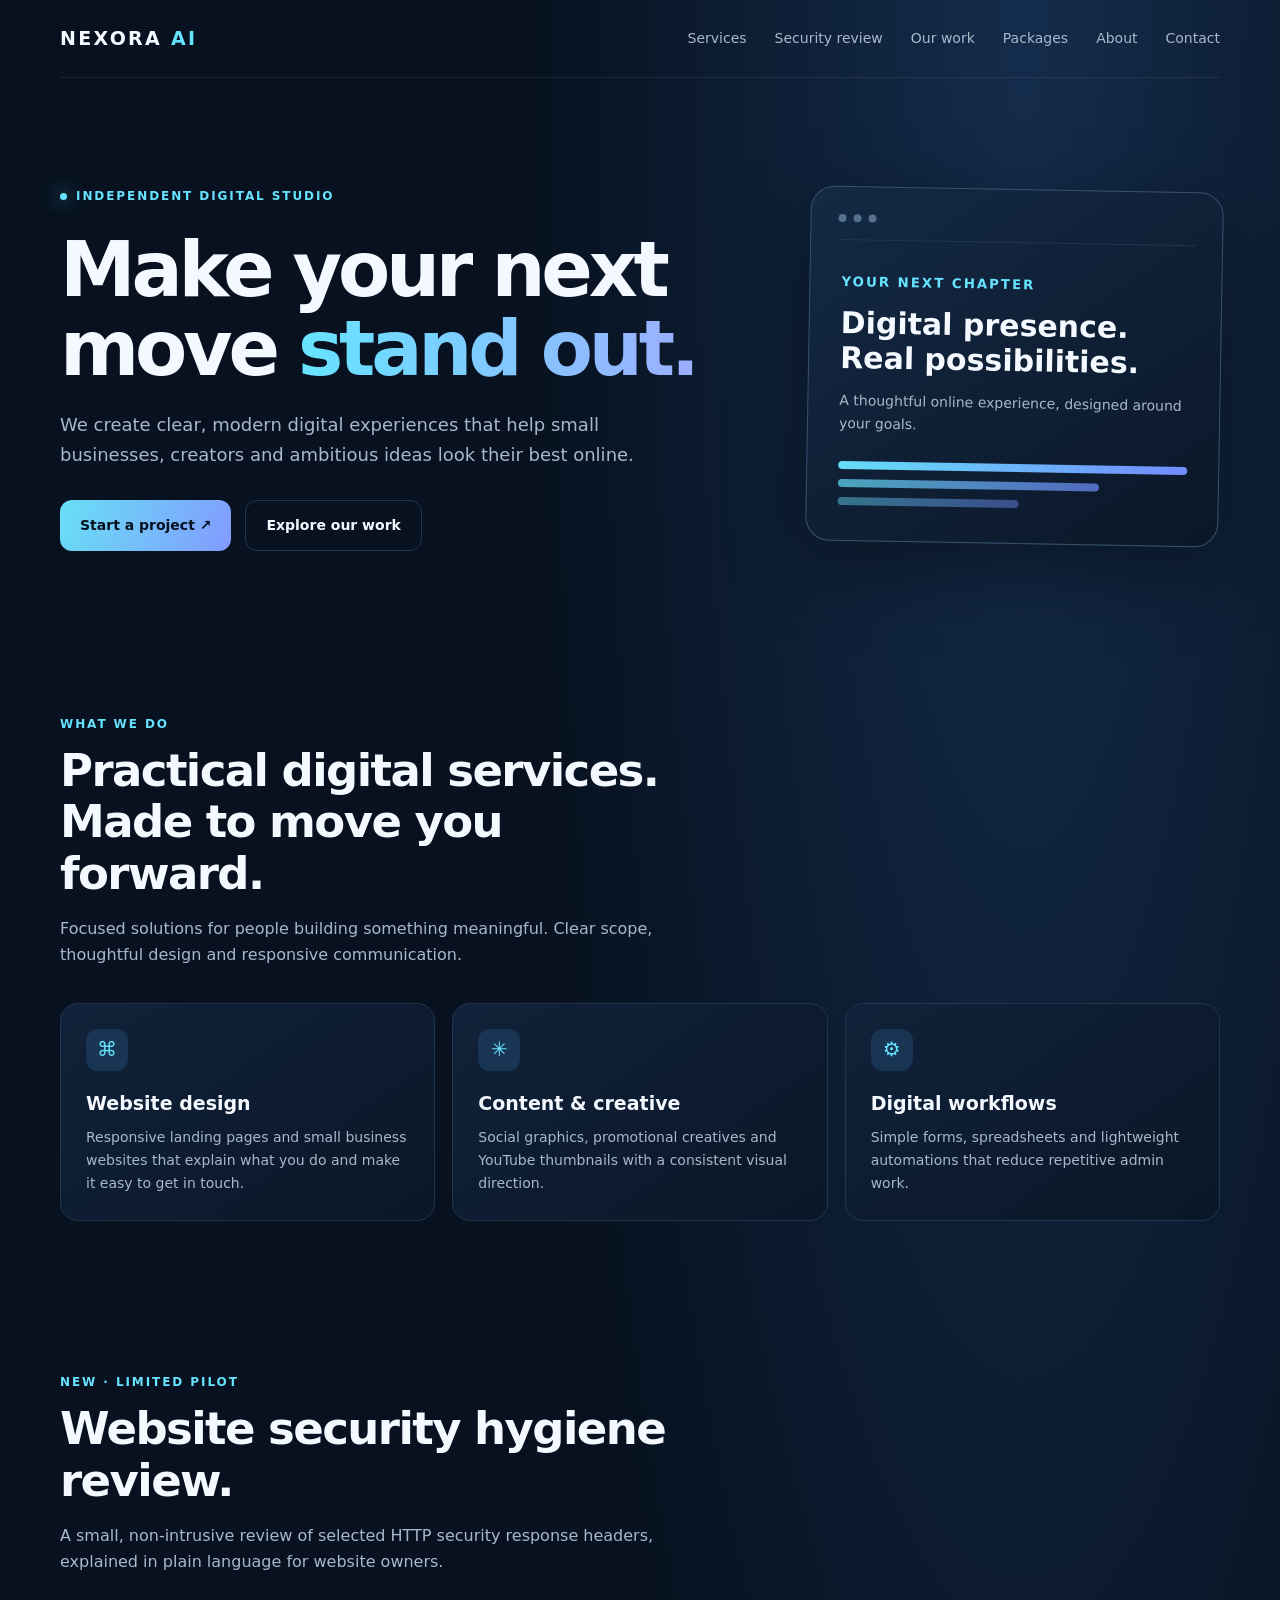
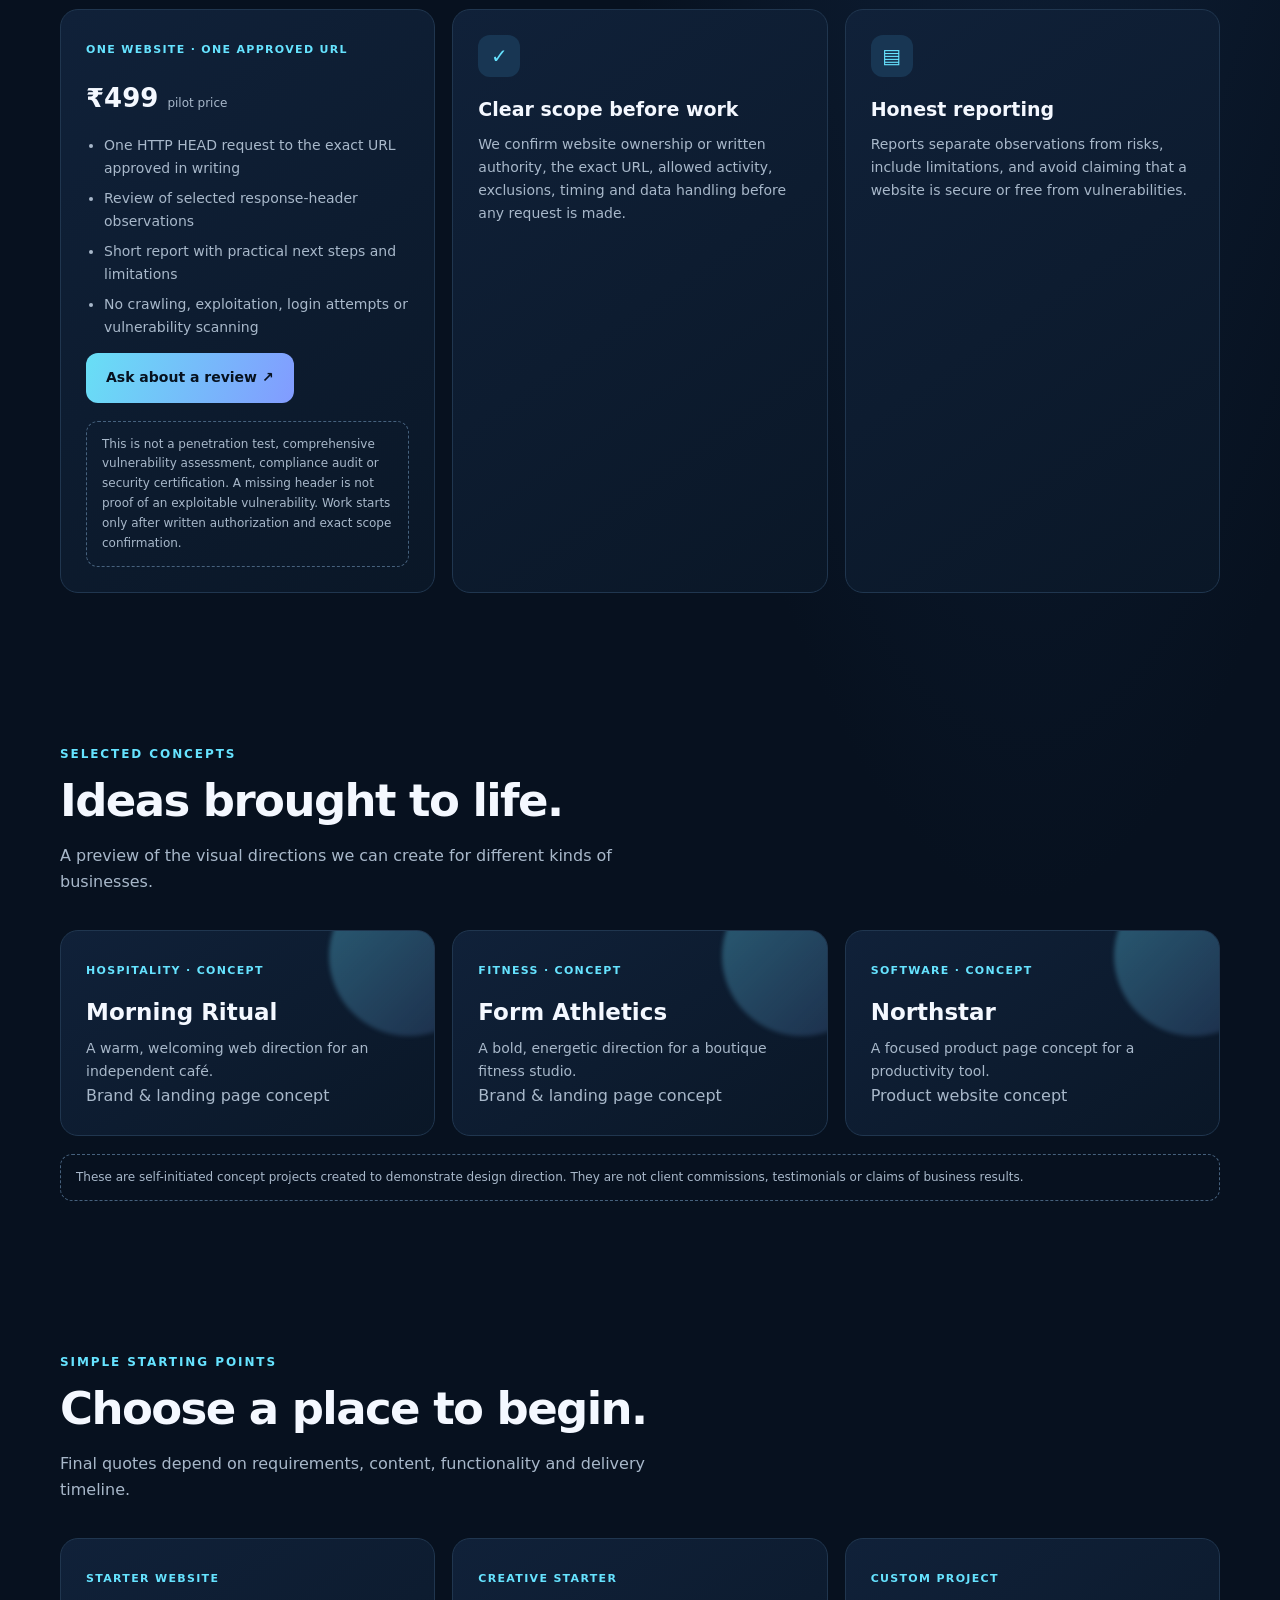
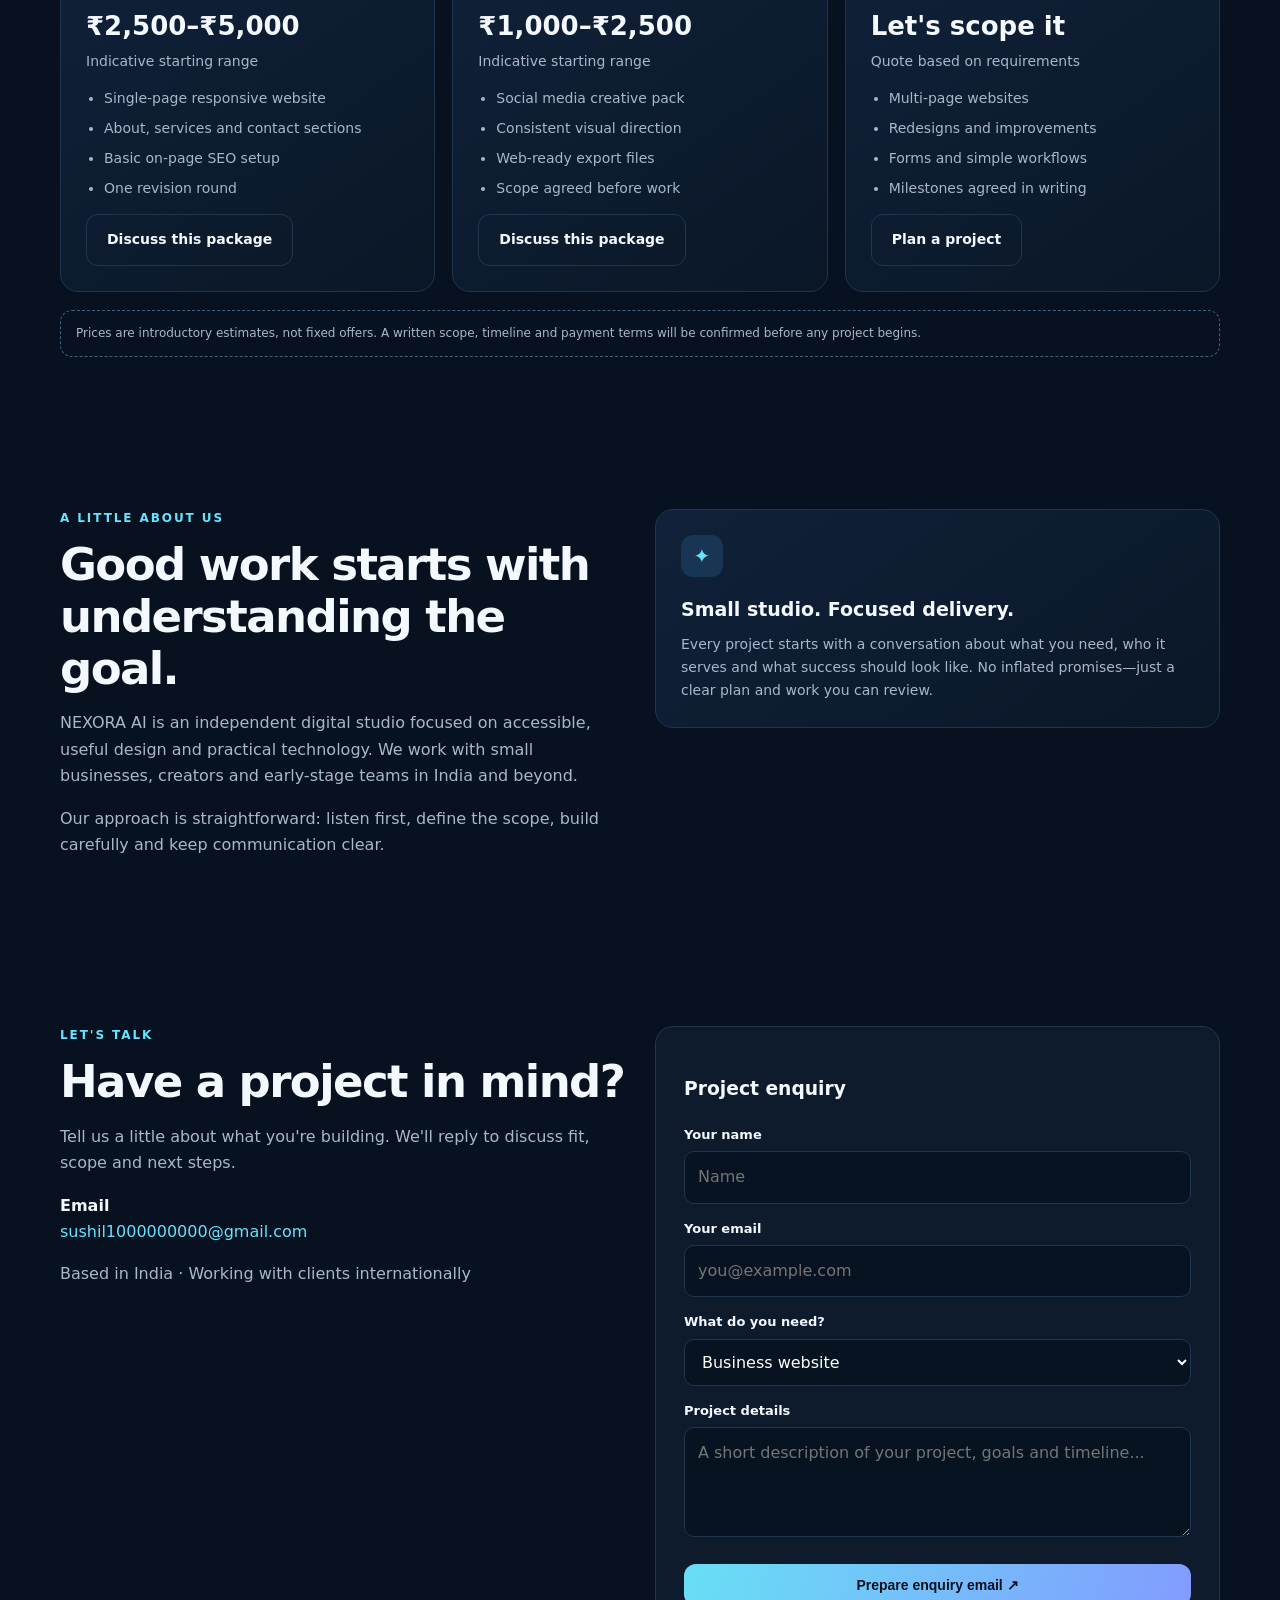
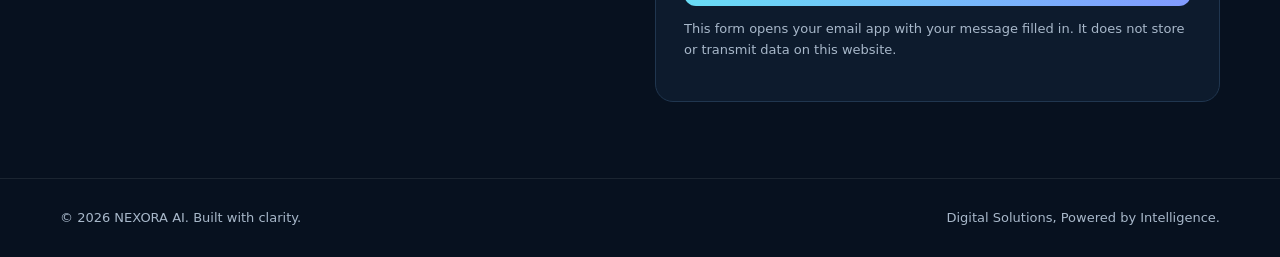
<file: index.html>
<!doctype html>
<html lang="en">
<head>
<meta charset="utf-8">
<meta name="viewport" content="width=device-width,initial-scale=1">
<meta name="theme-color" content="#07111f">
<meta name="description" content="NEXORA AI designs responsive websites, social creatives and simple digital workflows for small businesses, creators and startups in India and worldwide.">
<meta name="robots" content="index,follow">
<meta property="og:type" content="website">
<meta property="og:title" content="NEXORA AI — Digital Solutions, Powered by Intelligence">
<meta property="og:description" content="Modern websites, creative content and practical digital workflows for ambitious small businesses and creators.">
<meta property="og:url" content="https://sushilcodedev.github.io/nexora-ai-websit/">
<meta name="twitter:card" content="summary">
<meta name="twitter:title" content="NEXORA AI — Digital Solutions, Powered by Intelligence">
<meta name="twitter:description" content="Modern websites, creative content and practical digital workflows.">
<link rel="icon" type="image/svg+xml" href="assets/favicon.svg">
<link rel="canonical" href="https://sushilcodedev.github.io/nexora-ai-websit/">
<title>NEXORA AI — Digital Solutions, Powered by Intelligence</title>
<style>
:root{--bg:#07111f;--panel:#0d1b2d;--panel2:#10233a;--line:#20364f;--text:#f4f8ff;--muted:#a8b8ca;--cyan:#66e3ff;--blue:#6b8cff;--max:1160px}
*{box-sizing:border-box}html{scroll-behavior:smooth}body{margin:0;background:radial-gradient(ellipse at 80% 0%,#142c4c 0,transparent 35%),var(--bg);color:var(--text);font:16px/1.65 Inter,ui-sans-serif,system-ui,-apple-system,Segoe UI,sans-serif}a{color:inherit;text-decoration:none}.skip-link{position:absolute;left:12px;top:-60px;background:var(--cyan);color:#06111f;padding:10px 14px;border-radius:8px;z-index:20;font-weight:800}.skip-link:focus{top:12px}.wrap{width:min(var(--max),calc(100% - 40px));margin:auto}.nav{height:78px;display:flex;align-items:center;justify-content:space-between;border-bottom:1px solid #ffffff13}.brand{font-weight:850;letter-spacing:.12em;font-size:19px}.brand span{color:var(--cyan)}.links{display:flex;gap:28px;color:var(--muted);font-size:14px}.links a:hover{color:var(--cyan)}.menu{display:none;background:none;color:white;border:1px solid var(--line);border-radius:10px;padding:8px 12px}.hero{padding:104px 0 88px;display:grid;grid-template-columns:1.25fr .75fr;gap:60px;align-items:center}.eyebrow{display:inline-flex;align-items:center;gap:9px;color:var(--cyan);font-size:12px;font-weight:800;letter-spacing:.16em;text-transform:uppercase}.dot{width:7px;height:7px;border-radius:50%;background:var(--cyan);box-shadow:0 0 18px var(--cyan)}h1{font-size:clamp(44px,6vw,76px);line-height:1.04;letter-spacing:-.055em;margin:22px 0}h1 em{font-style:normal;background:linear-gradient(90deg,var(--cyan),#9caeff);-webkit-background-clip:text;background-clip:text;color:transparent}.lead{color:var(--muted);font-size:18px;max-width:620px}.actions{display:flex;gap:14px;flex-wrap:wrap;margin-top:30px}.btn{display:inline-flex;align-items:center;justify-content:center;padding:13px 20px;border-radius:12px;font-weight:750;font-size:14px;border:1px solid var(--line);transition:.2s}.btn.primary{background:linear-gradient(110deg,#68dff5,#829bff);color:#06111f;border:0}.btn:hover{transform:translateY(-2px)}:focus-visible{outline:3px solid var(--cyan);outline-offset:3px}@media(prefers-reduced-motion:reduce){html{scroll-behavior:auto}*,*::before,*::after{transition:none!important;animation:none!important;scroll-behavior:auto!important}}.hero-card{background:linear-gradient(145deg,#132944,#0b1728);border:1px solid #36516d;border-radius:24px;padding:27px;box-shadow:0 25px 80px #0006;transform:rotate(1deg)}.window{display:flex;gap:7px;border-bottom:1px solid var(--line);padding-bottom:17px}.window i{width:8px;height:8px;border-radius:50%;background:#54708b}.mock{padding:28px 4px 8px}.mock small{color:var(--cyan);letter-spacing:.15em;font-weight:800}.mock h3{font-size:30px;line-height:1.15;margin:12px 0}.mock p{color:var(--muted);font-size:14px}.bars{display:grid;gap:10px;margin-top:25px}.bars span{height:8px;border-radius:10px;background:linear-gradient(90deg,#65def6,#718cff)}.bars span:nth-child(2){width:75%;opacity:.7}.bars span:nth-child(3){width:52%;opacity:.45}.section{padding:76px 0}.section-head{max-width:650px;margin-bottom:34px}.kicker{color:var(--cyan);font-size:12px;font-weight:800;letter-spacing:.16em;text-transform:uppercase}.section h2{font-size:clamp(30px,4vw,45px);line-height:1.15;letter-spacing:-.035em;margin:10px 0 12px}.muted{color:var(--muted)}.grid{display:grid;grid-template-columns:repeat(3,1fr);gap:17px}.card{padding:25px;border:1px solid var(--line);background:linear-gradient(145deg,#102139,#0a1727);border-radius:18px}.icon{width:42px;height:42px;display:grid;place-items:center;border-radius:12px;background:#183653;color:var(--cyan);font-size:20px}.card h3{margin:17px 0 7px;font-size:19px}.card p{color:var(--muted);font-size:14px;margin:0}.work{min-height:205px;display:flex;flex-direction:column;justify-content:space-between;overflow:hidden;position:relative}.work:after{content:"";position:absolute;width:160px;height:160px;border-radius:50%;right:-55px;top:-55px;background:linear-gradient(135deg,#65e4ff55,#8191ff22);filter:blur(2px)}.tag{font-size:11px;color:var(--cyan);letter-spacing:.12em;text-transform:uppercase;font-weight:800}.work h3{font-size:23px;margin:12px 0 5px}.price{font-size:26px;font-weight:850;margin:15px 0 2px}.price small{font-size:12px;color:var(--muted);font-weight:500}.list{padding-left:18px;color:var(--muted);font-size:14px}.list li{margin:7px 0}.note{border:1px dashed #46617d;border-radius:12px;padding:13px 15px;color:var(--muted);font-size:12px;margin-top:18px}.contact{display:grid;grid-template-columns:1fr 1fr;gap:30px;align-items:start}.contact-panel{padding:28px;border:1px solid var(--line);background:var(--panel);border-radius:18px}label{display:block;font-size:13px;font-weight:700;margin:14px 0 6px}input,select,textarea{width:100%;padding:12px 13px;border-radius:10px;border:1px solid var(--line);background:#071321;color:white;font:inherit}textarea{min-height:110px;resize:vertical}input:focus,select:focus,textarea:focus{outline:2px solid #66e3ff55;border-color:var(--cyan)}.form-status{font-size:13px;color:var(--muted);margin-top:12px}footer{border-top:1px solid #ffffff15;padding:28px 0;color:var(--muted);font-size:13px}.foot{display:flex;justify-content:space-between;gap:15px;flex-wrap:wrap}.email{color:var(--cyan)}@media(max-width:800px){.hero{grid-template-columns:1fr;padding:72px 0}.hero-card{max-width:520px}.grid{grid-template-columns:1fr 1fr}.contact{grid-template-columns:1fr}}@media(max-width:600px){.wrap{width:min(var(--max),calc(100% - 28px))}.links{display:none;position:absolute;top:70px;left:14px;right:14px;padding:18px;background:#102139;border:1px solid var(--line);border-radius:14px;flex-direction:column;gap:15px;z-index:5}.links.open{display:flex}.menu{display:block}.grid{grid-template-columns:1fr}.hero{padding:58px 0}.section{padding:55px 0}h1{font-size:48px}.lead{font-size:16px}}
</style>
<script type="application/ld+json">
{"@context":"https://schema.org","@type":"Organization","name":"NEXORA AI","url":"https://sushilcodedev.github.io/nexora-ai-websit/","email":"sushil1000000000@gmail.com","description":"Independent digital studio offering website design, creative content and simple digital workflows."}
</script>
</head>
<body>
<a class="skip-link" href="#main-content">Skip to content</a>
<header class="wrap nav"><a class="brand" href="#home">NEXORA<span> AI</span></a><nav class="links" id="navlinks" aria-label="Main navigation"><a href="#services">Services</a><a href="#security-review">Security review</a><a href="#work">Our work</a><a href="#pricing">Packages</a><a href="#about">About</a><a href="#contact">Contact</a></nav><button class="menu" id="menu" type="button" aria-controls="navlinks" aria-label="Toggle navigation" aria-expanded="false">Menu</button></header>
<main id="main-content">
<section class="wrap hero" id="home"><div><div class="eyebrow"><span class="dot"></span> Independent digital studio</div><h1>Make your next<br>move <em>stand out.</em></h1><p class="lead">We create clear, modern digital experiences that help small businesses, creators and ambitious ideas look their best online.</p><div class="actions"><a class="btn primary" href="#contact">Start a project ↗</a><a class="btn" href="#work">Explore our work</a></div></div><div class="hero-card" aria-label="Website design preview"><div class="window"><i></i><i></i><i></i></div><div class="mock"><small>YOUR NEXT CHAPTER</small><h3>Digital presence.<br>Real possibilities.</h3><p>A thoughtful online experience, designed around your goals.</p><div class="bars"><span></span><span></span><span></span></div></div></div></section>
<section class="section" id="services"><div class="wrap"><div class="section-head"><div class="kicker">What we do</div><h2>Practical digital services.<br>Made to move you forward.</h2><p class="muted">Focused solutions for people building something meaningful. Clear scope, thoughtful design and responsive communication.</p></div><div class="grid"><article class="card"><div class="icon">⌘</div><h3>Website design</h3><p>Responsive landing pages and small business websites that explain what you do and make it easy to get in touch.</p></article><article class="card"><div class="icon">✳</div><h3>Content & creative</h3><p>Social graphics, promotional creatives and YouTube thumbnails with a consistent visual direction.</p></article><article class="card"><div class="icon">⚙</div><h3>Digital workflows</h3><p>Simple forms, spreadsheets and lightweight automations that reduce repetitive admin work.</p></article></div></div></section>
<section class="section" id="security-review"><div class="wrap"><div class="section-head"><div class="kicker">New · Limited pilot</div><h2>Website security hygiene review.</h2><p class="muted">A small, non-intrusive review of selected HTTP security response headers, explained in plain language for website owners.</p></div><div class="grid"><article class="card"><span class="tag">One website · One approved URL</span><div class="price">₹499 <small>pilot price</small></div><ul class="list"><li>One HTTP HEAD request to the exact URL approved in writing</li><li>Review of selected response-header observations</li><li>Short report with practical next steps and limitations</li><li>No crawling, exploitation, login attempts or vulnerability scanning</li></ul><a class="btn primary" href="mailto:sushil1000000000@gmail.com?subject=NEXORA%20Website%20Security%20Hygiene%20Review">Ask about a review ↗</a><div class="note">This is not a penetration test, comprehensive vulnerability assessment, compliance audit or security certification. A missing header is not proof of an exploitable vulnerability. Work starts only after written authorization and exact scope confirmation.</div></article><article class="card"><div class="icon">✓</div><h3>Clear scope before work</h3><p>We confirm website ownership or written authority, the exact URL, allowed activity, exclusions, timing and data handling before any request is made.</p></article><article class="card"><div class="icon">▤</div><h3>Honest reporting</h3><p>Reports separate observations from risks, include limitations, and avoid claiming that a website is secure or free from vulnerabilities.</p></article></div></div></section>
<section class="section" id="work"><div class="wrap"><div class="section-head"><div class="kicker">Selected concepts</div><h2>Ideas brought to life.</h2><p class="muted">A preview of the visual directions we can create for different kinds of businesses.</p></div><div class="grid"><article class="card work"><div><span class="tag">Hospitality · Concept</span><h3>Morning Ritual</h3><p>A warm, welcoming web direction for an independent café.</p></div><span class="muted">Brand & landing page concept</span></article><article class="card work"><div><span class="tag">Fitness · Concept</span><h3>Form Athletics</h3><p>A bold, energetic direction for a boutique fitness studio.</p></div><span class="muted">Brand & landing page concept</span></article><article class="card work"><div><span class="tag">Software · Concept</span><h3>Northstar</h3><p>A focused product page concept for a productivity tool.</p></div><span class="muted">Product website concept</span></article></div><div class="note">These are self-initiated concept projects created to demonstrate design direction. They are not client commissions, testimonials or claims of business results.</div></div></section>
<section class="section" id="pricing"><div class="wrap"><div class="section-head"><div class="kicker">Simple starting points</div><h2>Choose a place to begin.</h2><p class="muted">Final quotes depend on requirements, content, functionality and delivery timeline.</p></div><div class="grid"><article class="card"><span class="tag">Starter website</span><div class="price">₹2,500–₹5,000</div><p class="muted">Indicative starting range</p><ul class="list"><li>Single-page responsive website</li><li>About, services and contact sections</li><li>Basic on-page SEO setup</li><li>One revision round</li></ul><a class="btn" href="#contact">Discuss this package</a></article><article class="card"><span class="tag">Creative starter</span><div class="price">₹1,000–₹2,500</div><p class="muted">Indicative starting range</p><ul class="list"><li>Social media creative pack</li><li>Consistent visual direction</li><li>Web-ready export files</li><li>Scope agreed before work</li></ul><a class="btn" href="#contact">Discuss this package</a></article><article class="card"><span class="tag">Custom project</span><div class="price">Let's scope it</div><p class="muted">Quote based on requirements</p><ul class="list"><li>Multi-page websites</li><li>Redesigns and improvements</li><li>Forms and simple workflows</li><li>Milestones agreed in writing</li></ul><a class="btn" href="#contact">Plan a project</a></article></div><div class="note">Prices are introductory estimates, not fixed offers. A written scope, timeline and payment terms will be confirmed before any project begins.</div></div></section>
<section class="section" id="about"><div class="wrap contact"><div><div class="kicker">A little about us</div><h2>Good work starts with understanding the goal.</h2><p class="muted">NEXORA AI is an independent digital studio focused on accessible, useful design and practical technology. We work with small businesses, creators and early-stage teams in India and beyond.</p><p class="muted">Our approach is straightforward: listen first, define the scope, build carefully and keep communication clear.</p></div><div class="card"><div class="icon">✦</div><h3>Small studio. Focused delivery.</h3><p>Every project starts with a conversation about what you need, who it serves and what success should look like. No inflated promises—just a clear plan and work you can review.</p></div></div></section>
<section class="section" id="contact"><div class="wrap contact"><div><div class="kicker">Let's talk</div><h2>Have a project in mind?</h2><p class="muted">Tell us a little about what you're building. We'll reply to discuss fit, scope and next steps.</p><p><strong>Email</strong><br><a class="email" href="mailto:sushil1000000000@gmail.com">sushil1000000000@gmail.com</a></p><p class="muted">Based in India · Working with clients internationally</p></div><form class="contact-panel" id="contactForm"><h3>Project enquiry</h3><label for="name">Your name</label><input id="name" name="name" autocomplete="name" required placeholder="Name"><label for="reply">Your email</label><input id="reply" name="reply" type="email" autocomplete="email" required placeholder="you@example.com"><label for="service">What do you need?</label><select id="service" name="service"><option>Business website</option><option>Website redesign</option><option>Social media creatives</option><option>Digital workflow</option><option>Something else</option></select><label for="message">Project details</label><textarea id="message" name="message" required placeholder="A short description of your project, goals and timeline..."></textarea><button class="btn primary" type="submit" style="width:100%;margin-top:18px;cursor:pointer">Prepare enquiry email ↗</button><p class="form-status" id="status">This form opens your email app with your message filled in. It does not store or transmit data on this website.</p></form></div></section>
</main>
<footer><div class="wrap foot"><span>© <span id="year"></span> NEXORA AI. Built with clarity.</span><span>Digital Solutions, Powered by Intelligence.</span></div></footer>
<script>
const menu=document.getElementById('menu'),nav=document.getElementById('navlinks');menu.addEventListener('click',()=>{const open=nav.classList.toggle('open');menu.setAttribute('aria-expanded',String(open))});nav.querySelectorAll('a').forEach(a=>a.addEventListener('click',()=>{nav.classList.remove('open');menu.setAttribute('aria-expanded','false')}));document.getElementById('year').textContent=new Date().getFullYear();document.getElementById('contactForm').addEventListener('submit',e=>{e.preventDefault();const f=new FormData(e.currentTarget);const subject=encodeURIComponent('NEXORA AI project enquiry — '+f.get('service'));const body=encodeURIComponent('Name: '+f.get('name')+'\nReply email: '+f.get('reply')+'\nService: '+f.get('service')+'\n\nProject details:\n'+f.get('message'));document.getElementById('status').textContent='Opening your email app… If it does not open, email sushil1000000000@gmail.com directly. This website does not receive or store enquiries.';window.location.href='mailto:sushil1000000000@gmail.com?subject='+subject+'&body='+body;});
</script>
</body></html>
</file>
